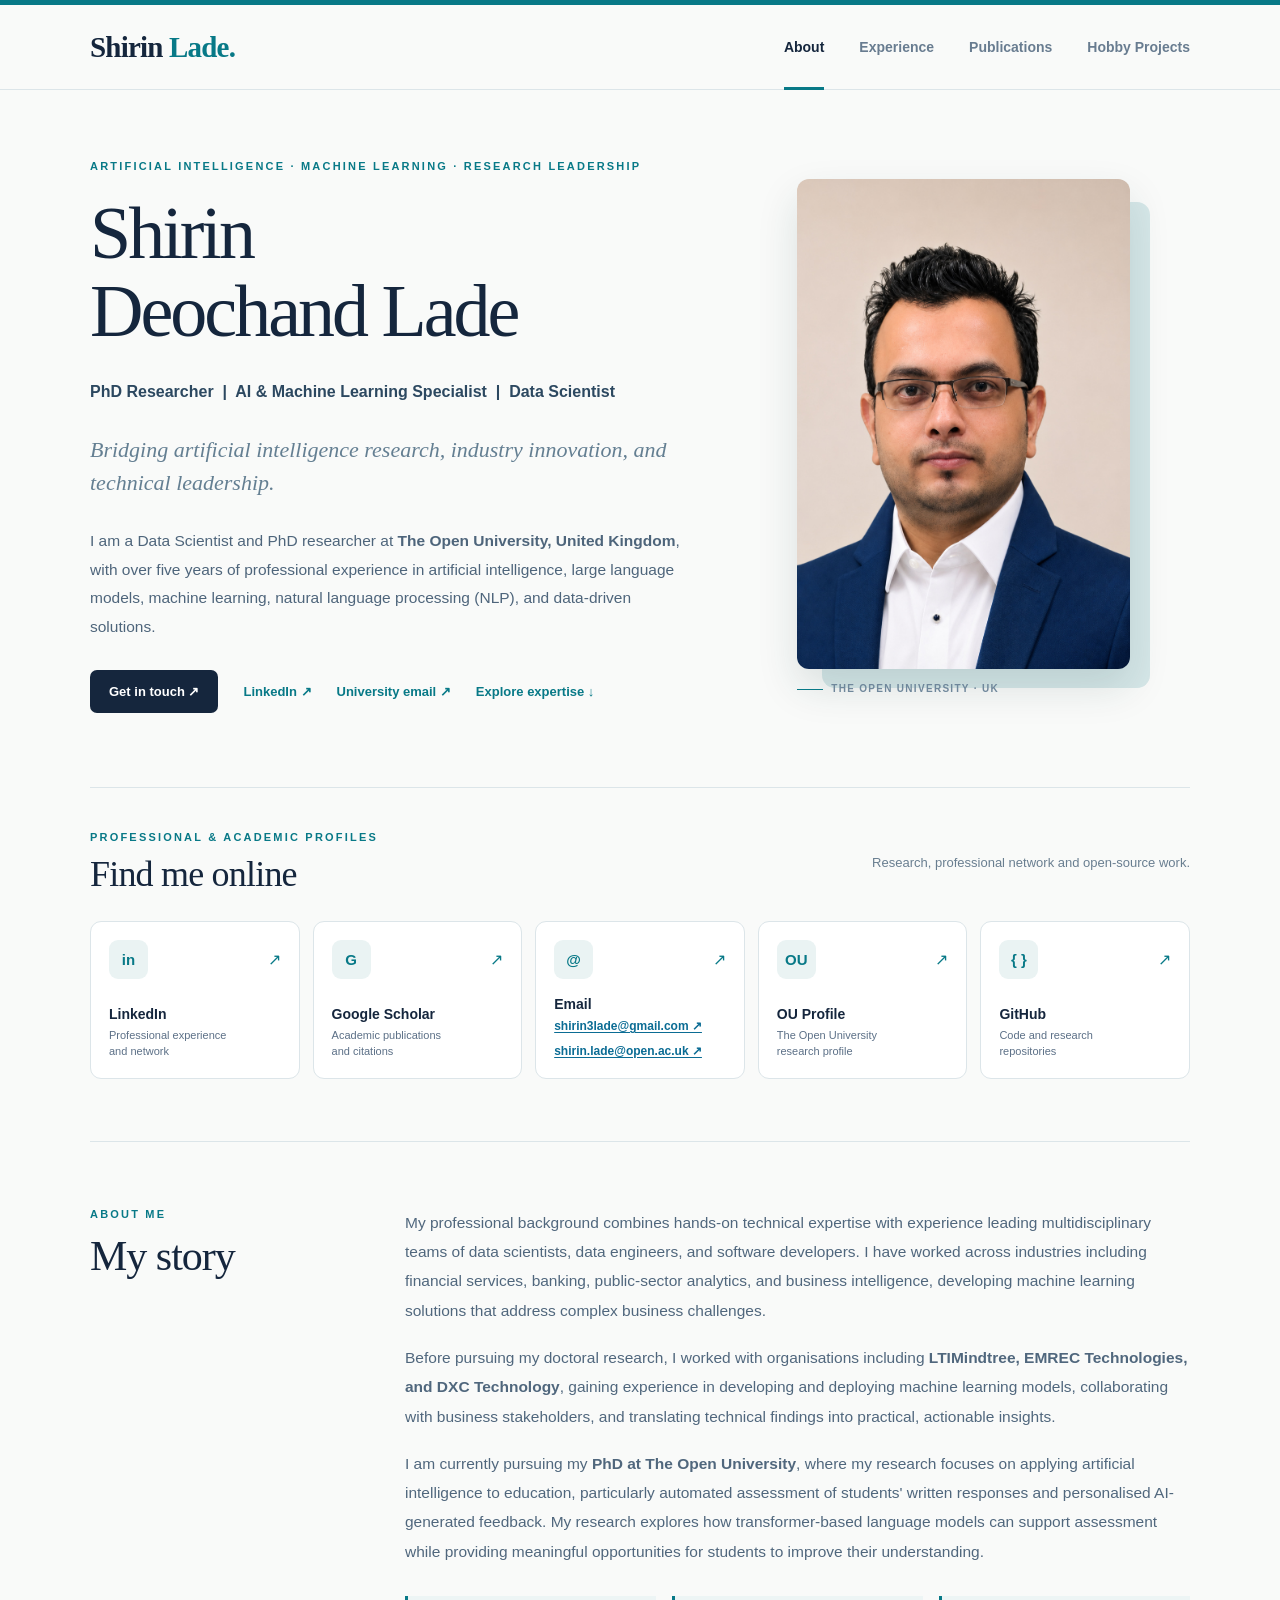
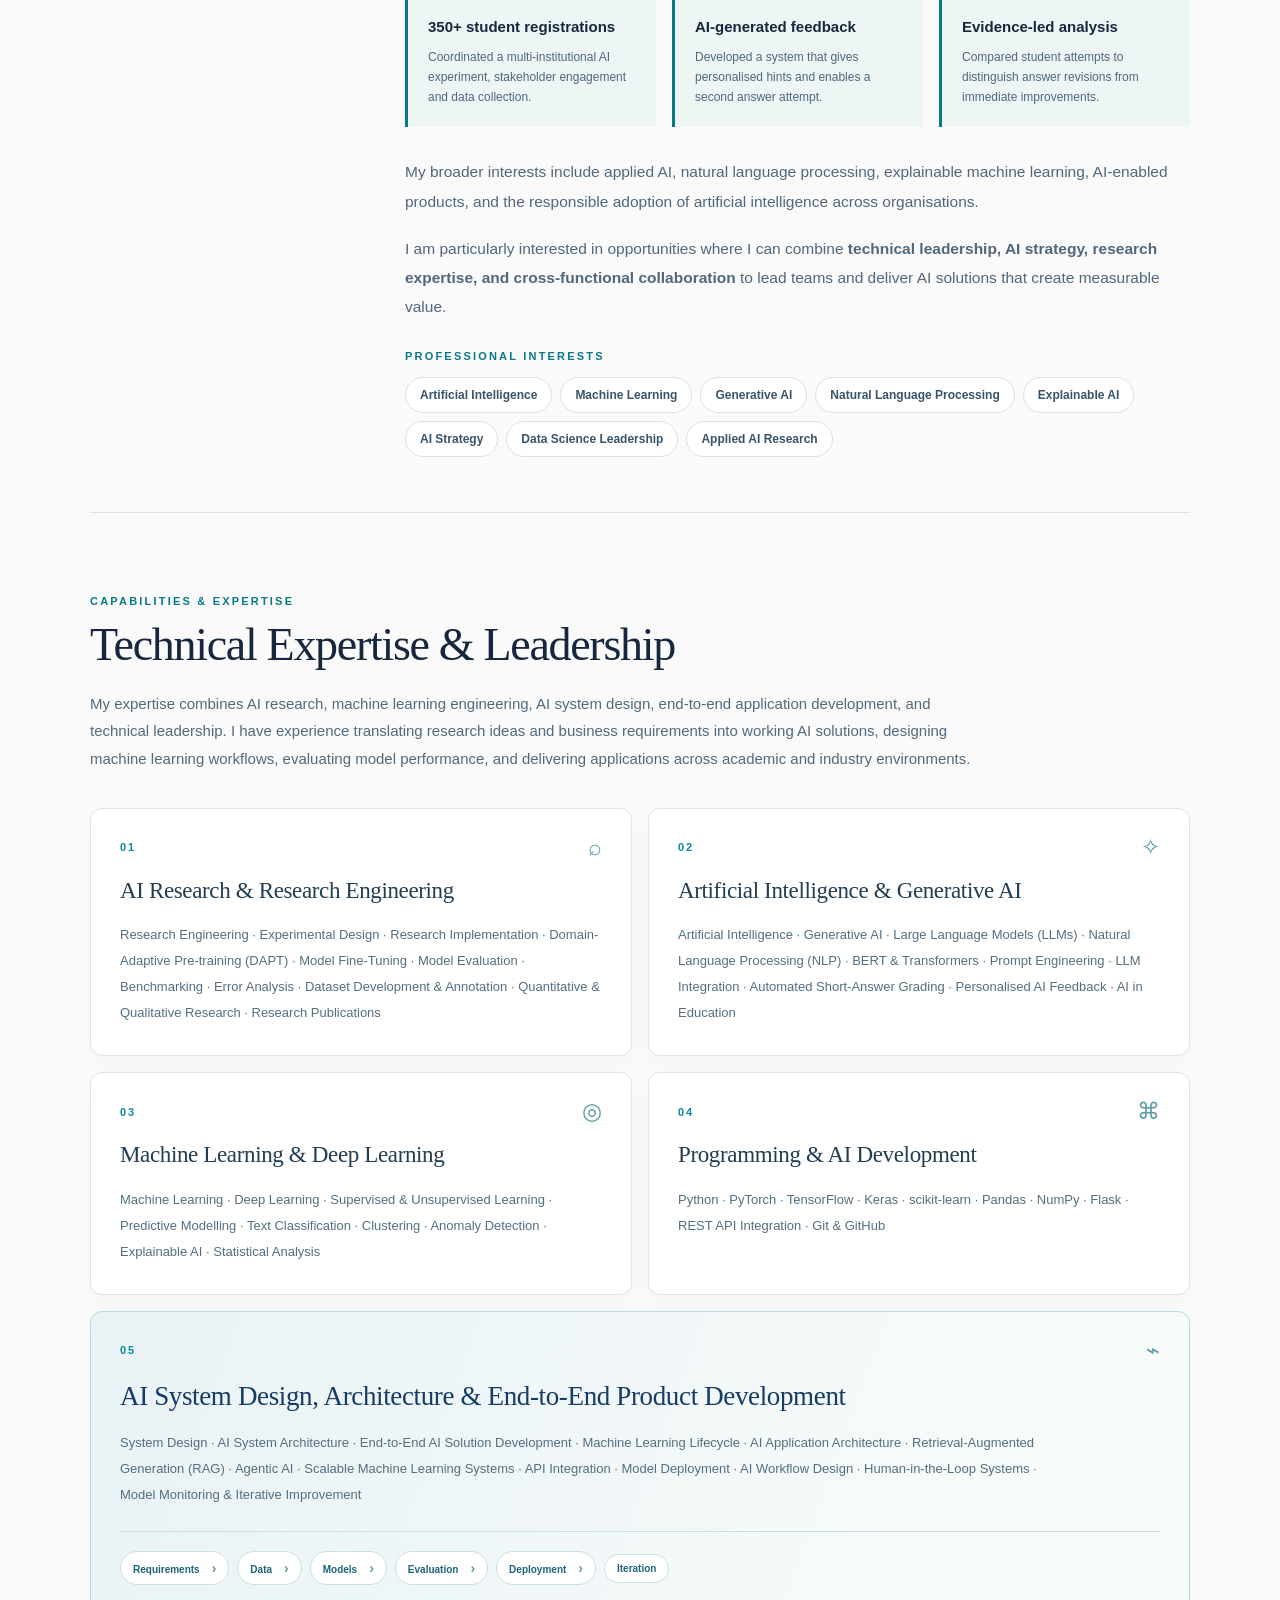
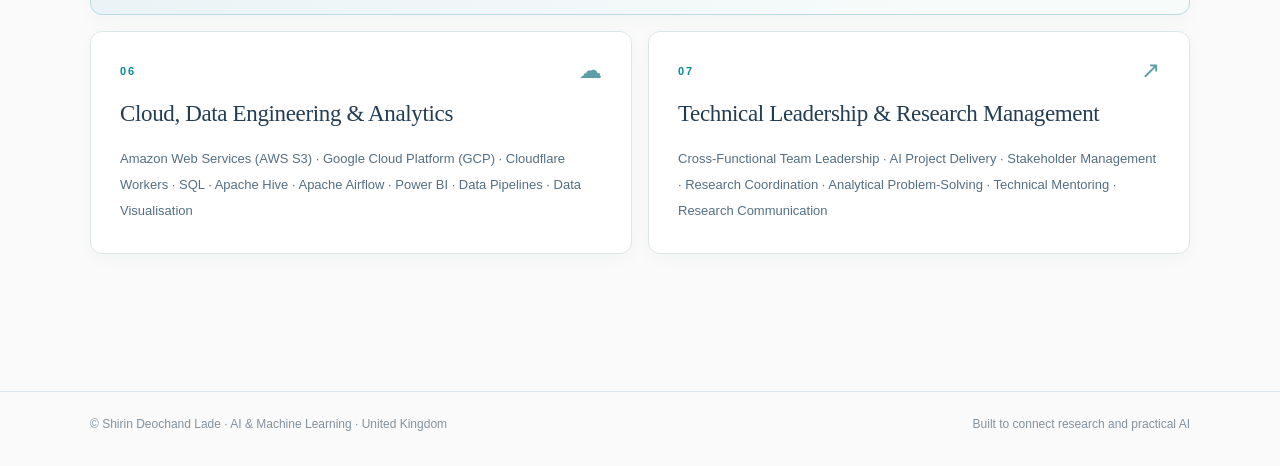
<file: index.html>
<!DOCTYPE html>

<html lang="en-GB"><head><meta charset="utf-8"/><meta content="width=device-width,initial-scale=1" name="viewport"/><meta content="#f9faf9" name="theme-color"/><title>Shirin Lade | AI Researcher, Machine Learning &amp; Data Science</title><meta content="Shirin Lade is a PhD researcher and data scientist specialising in AI research engineering, LLMs, machine learning, AI system architecture and technical leadership." name="description"/><link href="assets/style.css" rel="stylesheet"/><link href="assets/favicon.svg" rel="icon" type="image/svg+xml"/><link href="https://concept-grading-lab.github.io/shirin-ai-portfolio/" rel="canonical"/><meta content="index, follow, max-image-preview:large" name="robots"/><meta content="Shirin Lade — AI Portfolio" property="og:site_name"/><meta content="profile" property="og:type"/><meta content="en_GB" property="og:locale"/><meta content="Shirin Lade | AI Researcher, Machine Learning &amp; Data Science" property="og:title"/><meta content="Shirin Lade is a PhD researcher and data scientist specialising in AI research engineering, LLMs, machine learning, AI system architecture and technical leadership." property="og:description"/><meta content="https://concept-grading-lab.github.io/shirin-ai-portfolio/" property="og:url"/><meta content="https://concept-grading-lab.github.io/shirin-ai-portfolio/assets/portrait.jpg" property="og:image"/><meta content="Photograph of Shirin Deochand Lade" property="og:image:alt"/><meta content="summary" name="twitter:card"/><meta content="Shirin Lade | AI Researcher, Machine Learning &amp; Data Science" name="twitter:title"/><meta content="Shirin Lade is a PhD researcher and data scientist specialising in AI research engineering, LLMs, machine learning, AI system architecture and technical leadership." name="twitter:description"/><script type="application/ld+json">{
  "@context": "https://schema.org",
  "@type": "Person",
  "@id": "https://concept-grading-lab.github.io/shirin-ai-portfolio/#shirin-lade",
  "name": "Shirin Deochand Lade",
  "givenName": "Shirin",
  "familyName": "Lade",
  "alternateName": [
    "Shirin Lade",
    "Shirin D. Lade"
  ],
  "description": "PhD researcher and data scientist specialising in artificial intelligence, machine learning, natural language processing, and technical leadership.",
  "url": "https://concept-grading-lab.github.io/shirin-ai-portfolio/",
  "image": "https://concept-grading-lab.github.io/shirin-ai-portfolio/assets/portrait.jpg",
  "jobTitle": [
    "PhD Researcher",
    "Data Scientist",
    "AI and Machine Learning Specialist"
  ],
  "affiliation": {
    "@type": "CollegeOrUniversity",
    "name": "The Open University",
    "url": "https://www.open.ac.uk/"
  },
  "email": [
    "shirin3lade@gmail.com",
    "shirin.lade@open.ac.uk"
  ],
  "sameAs": [
    "https://www.linkedin.com/in/shirindlade/",
    "https://scholar.google.com/citations?user=BKcIH-AAAAAJ&hl=en",
    "https://profiles.open.ac.uk/shirin-lade",
    "https://github.com/concept-grading-lab"
  ]
}</script></head>
<body><a class="skip-link" href="#main-content">Skip to main content</a><header class="header"><div class="container header-inner"><a class="brand" href="index.html">Shirin <em>Lade.</em></a><button aria-controls="main-nav" aria-expanded="false" class="nav-toggle" type="button">☰ Menu</button><nav aria-label="Main navigation" class="nav" id="main-nav"><a aria-current="page" class="active" href="index.html">About</a><a class="" href="experience.html">Experience</a><a class="" href="publications.html">Publications</a><a class="" href="hobby-projects.html">Hobby Projects</a></nav></div></header><main class="main container" id="main-content">
<section class="about-hero">
<div><div class="eyebrow">Artificial Intelligence · Machine Learning · Research Leadership</div>
<h1><span>Shirin</span><span>Deochand Lade</span></h1>
<div class="about-role">PhD Researcher  |  AI &amp; Machine Learning Specialist  |  Data Scientist</div>
<p class="about-tagline">Bridging artificial intelligence research, industry innovation, and technical leadership.</p>
<p class="about-lead">I am a Data Scientist and PhD researcher at <strong>The Open University, United Kingdom</strong>, with over five years of professional experience in artificial intelligence, large language models, machine learning, natural language processing (NLP), and data-driven solutions.</p>
<div class="about-cta"><a class="btn" href="mailto:shirin3lade@gmail.com">Get in touch ↗</a><a class="small-link" href="https://www.linkedin.com/in/shirindlade/" rel="noopener noreferrer" target="_blank">LinkedIn ↗</a><a class="small-link" href="mailto:shirin.lade@open.ac.uk">University email ↗</a><a class="small-link expertise-cta" href="#expertise">Explore expertise ↓</a></div></div>
<figure class="photo-wrap"><img alt="Portrait of Shirin Deochand Lade" decoding="async" height="1210" src="assets/portrait.jpg" width="1037"/><small>THE OPEN UNIVERSITY · UK</small></figure>
</section>
<section class="profiles" id="profiles"><div class="section-head"><div><div class="eyebrow">Professional &amp; academic profiles</div><h2>Find me online</h2></div><span class="subdued" style="font-size:13px">Research, professional network and open-source work.</span></div>
<div class="profile-grid">
<a class="profile-card" href="https://www.linkedin.com/in/shirindlade/" rel="noopener noreferrer" target="_blank"><div class="top"><span class="symbol">in</span><span>↗</span></div><div><h3>LinkedIn</h3><p>Professional experience<br/>and network</p></div></a>
<a class="profile-card" href="https://scholar.google.com/citations?user=BKcIH-AAAAAJ&amp;hl=en" rel="noopener noreferrer" target="_blank"><div class="top"><span class="symbol">G</span><span>↗</span></div><div><h3>Google Scholar</h3><p>Academic publications<br/>and citations</p></div></a>
<div class="profile-card profile-card-emails"><div class="top"><span class="symbol">@</span><span>↗</span></div><div><h3>Email</h3><p><a aria-label="Send an email to shirin3lade@gmail.com (Personal email)" class="email-link" href="mailto:shirin3lade@gmail.com">shirin3lade@gmail.com ↗</a><a aria-label="Send an email to shirin.lade@open.ac.uk (University email)" class="email-link" href="mailto:shirin.lade@open.ac.uk">shirin.lade@open.ac.uk ↗</a></p></div></div>
<a class="profile-card" href="https://profiles.open.ac.uk/shirin-lade" rel="noopener noreferrer" target="_blank"><div class="top"><span class="symbol">OU</span><span>↗</span></div><div><h3>OU Profile</h3><p>The Open University<br/>research profile</p></div></a>
<a class="profile-card" href="https://github.com/concept-grading-lab" rel="noopener noreferrer" target="_blank"><div class="top"><span class="symbol">{ }</span><span>↗</span></div><div><h3>GitHub</h3><p>Code and research<br/>repositories</p></div></a>
</div></section>
<section class="about-copy"><div><div class="eyebrow">About me</div><h2>My story</h2></div><div class="about-prose">
<p>My professional background combines hands-on technical expertise with experience leading multidisciplinary teams of data scientists, data engineers, and software developers. I have worked across industries including financial services, banking, public-sector analytics, and business intelligence, developing machine learning solutions that address complex business challenges.</p>
<p>Before pursuing my doctoral research, I worked with organisations including <strong>LTIMindtree, EMREC Technologies, and DXC Technology</strong>, gaining experience in developing and deploying machine learning models, collaborating with business stakeholders, and translating technical findings into practical, actionable insights.</p>
<p>I am currently pursuing my <strong>PhD at The Open University</strong>, where my research focuses on applying artificial intelligence to education, particularly automated assessment of students' written responses and personalised AI-generated feedback. My research explores how transformer-based language models can support assessment while providing meaningful opportunities for students to improve their understanding.</p>
<div class="metrics"><div class="metric"><strong>350+ student registrations</strong><p>Coordinated a multi-institutional AI experiment, stakeholder engagement and data collection.</p></div><div class="metric"><strong>AI-generated feedback</strong><p>Developed a system that gives personalised hints and enables a second answer attempt.</p></div><div class="metric"><strong>Evidence-led analysis</strong><p>Compared student attempts to distinguish answer revisions from immediate improvements.</p></div></div>
<p>My broader interests include applied AI, natural language processing, explainable machine learning, AI-enabled products, and the responsible adoption of artificial intelligence across organisations.</p>
<p>I am particularly interested in opportunities where I can combine <strong>technical leadership, AI strategy, research expertise, and cross-functional collaboration</strong> to lead teams and deliver AI solutions that create measurable value.</p>
<div class="interests"><div class="eyebrow">Professional interests</div><div class="chips"><span class="chip">Artificial Intelligence</span><span class="chip">Machine Learning</span><span class="chip">Generative AI</span><span class="chip">Natural Language Processing</span><span class="chip">Explainable AI</span><span class="chip">AI Strategy</span><span class="chip">Data Science Leadership</span><span class="chip">Applied AI Research</span></div></div>
</div></section><section aria-labelledby="expertise-heading" class="expertise-section" id="expertise"><div class="expertise-intro"><div class="eyebrow">Capabilities &amp; expertise</div><h2 id="expertise-heading">Technical Expertise &amp; Leadership</h2><p>My expertise combines AI research, machine learning engineering, AI system design, end-to-end application development, and technical leadership. I have experience translating research ideas and business requirements into working AI solutions, designing machine learning workflows, evaluating model performance, and delivering applications across academic and industry environments.</p></div><div class="expertise-grid"><article class="expertise-card expertise-research"><div class="expertise-card-head"><span class="expertise-index">01</span><span aria-hidden="true" class="expertise-symbol">⌕</span></div><h3>AI Research &amp; Research Engineering</h3><p class="expertise-keywords">Research Engineering · Experimental Design · Research Implementation · Domain-Adaptive Pre-training (DAPT) · Model Fine-Tuning · Model Evaluation · Benchmarking · Error Analysis · Dataset Development &amp; Annotation · Quantitative &amp; Qualitative Research · Research Publications</p></article><article class="expertise-card expertise-generative"><div class="expertise-card-head"><span class="expertise-index">02</span><span aria-hidden="true" class="expertise-symbol">✧</span></div><h3>Artificial Intelligence &amp; Generative AI</h3><p class="expertise-keywords">Artificial Intelligence · Generative AI · Large Language Models (LLMs) · Natural Language Processing (NLP) · BERT &amp; Transformers · Prompt Engineering · LLM Integration · Automated Short-Answer Grading · Personalised AI Feedback · AI in Education</p></article><article class="expertise-card expertise-ml"><div class="expertise-card-head"><span class="expertise-index">03</span><span aria-hidden="true" class="expertise-symbol">◎</span></div><h3>Machine Learning &amp; Deep Learning</h3><p class="expertise-keywords">Machine Learning · Deep Learning · Supervised &amp; Unsupervised Learning · Predictive Modelling · Text Classification · Clustering · Anomaly Detection · Explainable AI · Statistical Analysis</p></article><article class="expertise-card expertise-engineering"><div class="expertise-card-head"><span class="expertise-index">04</span><span aria-hidden="true" class="expertise-symbol">⌘</span></div><h3>Programming &amp; AI Development</h3><p class="expertise-keywords">Python · PyTorch · TensorFlow · Keras · scikit-learn · Pandas · NumPy · Flask · REST API Integration · Git &amp; GitHub</p></article><article class="expertise-card expertise-architecture"><div class="expertise-card-head"><span class="expertise-index">05</span><span aria-hidden="true" class="expertise-symbol">⌁</span></div><h3>AI System Design, Architecture &amp; End-to-End Product Development</h3><p class="expertise-keywords">System Design · AI System Architecture · End-to-End AI Solution Development · Machine Learning Lifecycle · AI Application Architecture · Retrieval-Augmented Generation (RAG) · Agentic AI · Scalable Machine Learning Systems · API Integration · Model Deployment · AI Workflow Design · Human-in-the-Loop Systems · Model Monitoring &amp; Iterative Improvement</p><div aria-label="AI product lifecycle stages" class="lifecycle"><span>Requirements</span><span>Data</span><span>Models</span><span>Evaluation</span><span>Deployment</span><span>Iteration</span></div></article><article class="expertise-card expertise-cloud"><div class="expertise-card-head"><span class="expertise-index">06</span><span aria-hidden="true" class="expertise-symbol">☁</span></div><h3>Cloud, Data Engineering &amp; Analytics</h3><p class="expertise-keywords">Amazon Web Services (AWS S3) · Google Cloud Platform (GCP) · Cloudflare Workers · SQL · Apache Hive · Apache Airflow · Power BI · Data Pipelines · Data Visualisation</p></article><article class="expertise-card expertise-leadership"><div class="expertise-card-head"><span class="expertise-index">07</span><span aria-hidden="true" class="expertise-symbol">↗</span></div><h3>Technical Leadership &amp; Research Management</h3><p class="expertise-keywords">Cross-Functional Team Leadership · AI Project Delivery · Stakeholder Management · Research Coordination · Analytical Problem-Solving · Technical Mentoring · Research Communication</p></article></div></section></main><footer class="footer"><div class="container footer-inner"><span>© Shirin Deochand Lade · AI &amp; Machine Learning · United Kingdom</span><span>Built to connect research and practical AI</span></div></footer><script src="assets/main.js"></script></body></html>
</file>
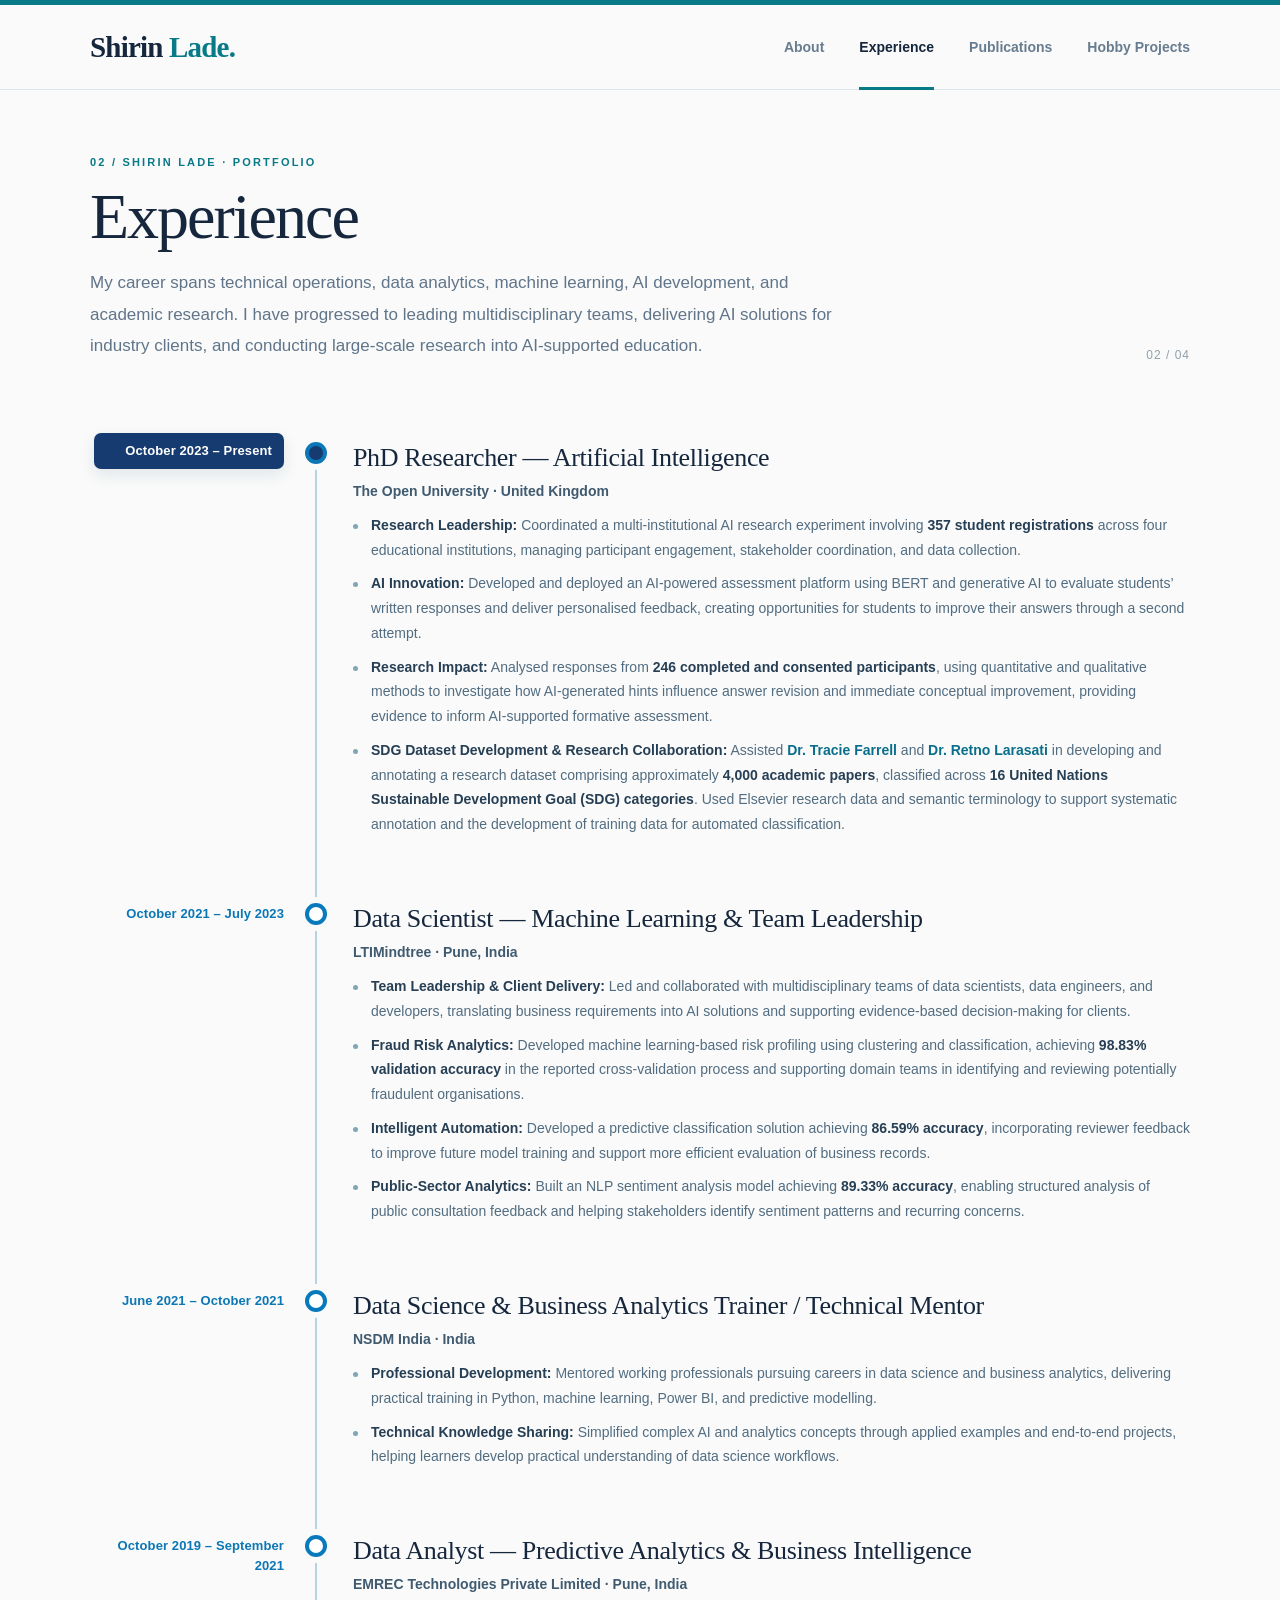
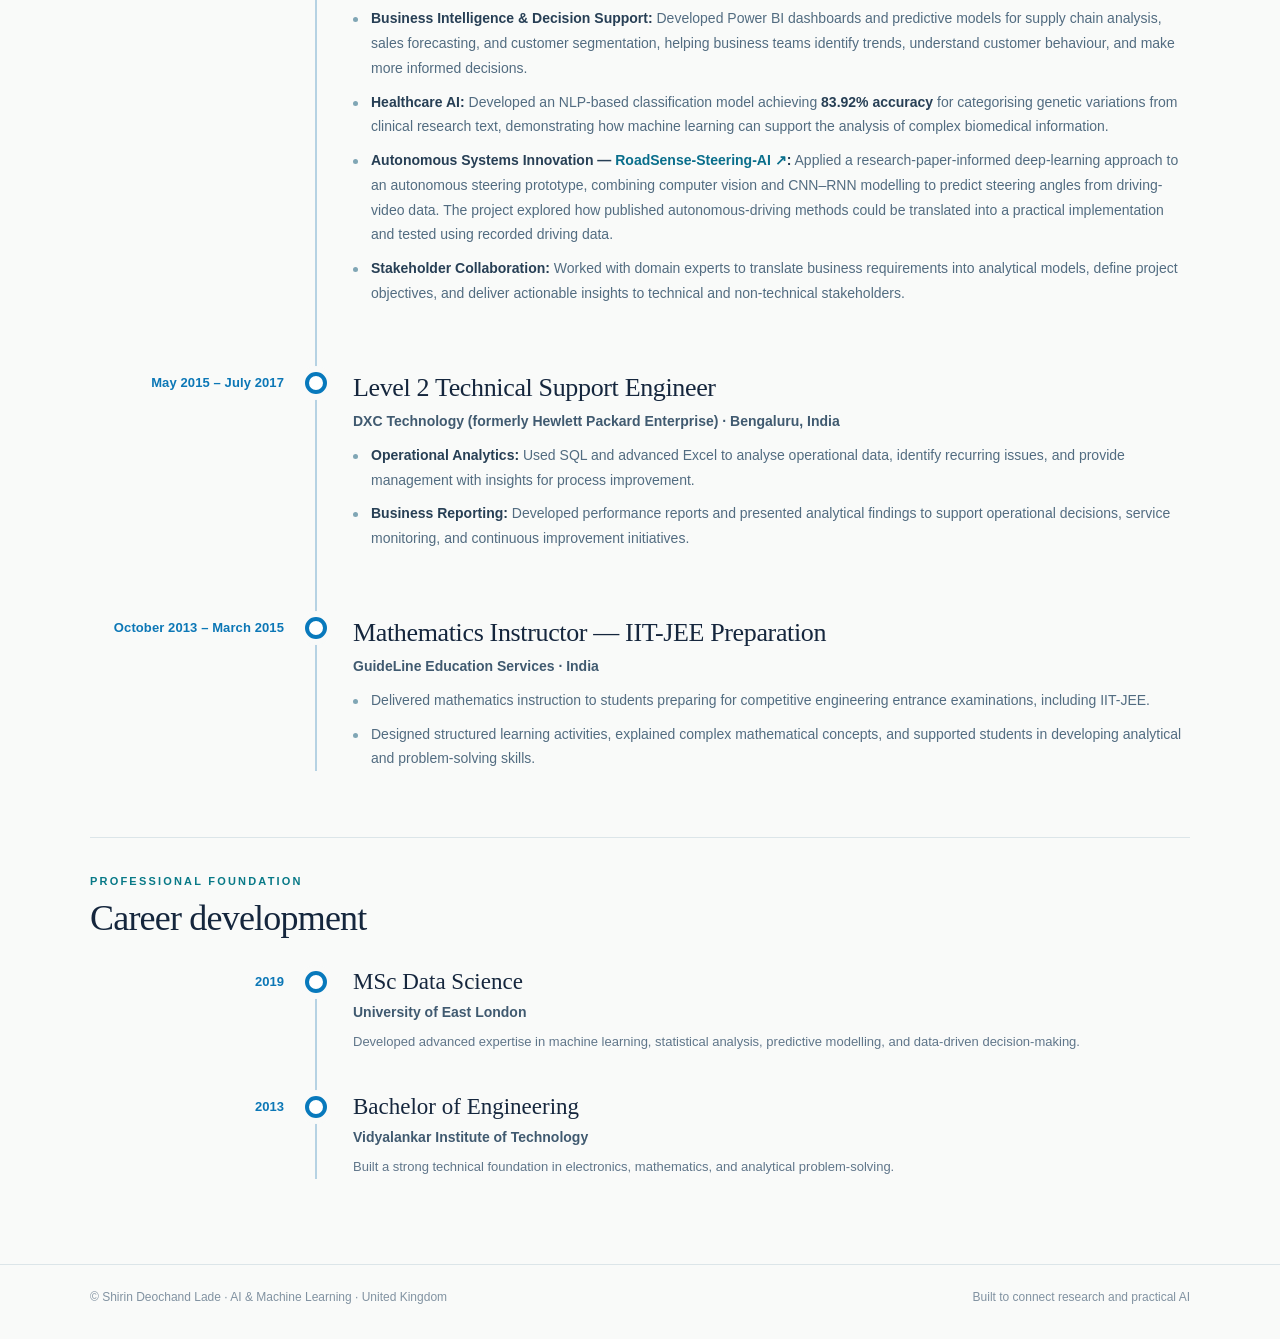
<file: experience.html>
<!DOCTYPE html>
<html lang="en-GB">
<head>
<meta charset="utf-8"/>
<meta content="width=device-width,initial-scale=1" name="viewport"/>
<meta content="#f9faf9" name="theme-color"/>
<title>Experience | Shirin Lade — AI Research &amp; Data Science Leadership</title>
<meta content="Explore Shirin Lade’s experience in AI research, machine learning leadership, industry analytics and technical mentoring, including work at The Open University and LTIMindtree." name="description"/>
<link href="assets/style.css" rel="stylesheet"/>
<link href="assets/favicon.svg" rel="icon" type="image/svg+xml"/>
<link href="https://concept-grading-lab.github.io/shirin-ai-portfolio/experience.html" rel="canonical"/>
<meta content="index, follow, max-image-preview:large" name="robots"/>
<meta content="Shirin Lade — AI Portfolio" property="og:site_name"/>
<meta content="website" property="og:type"/>
<meta content="en_GB" property="og:locale"/>
<meta content="Experience | Shirin Lade — AI Research &amp; Data Science Leadership" property="og:title"/>
<meta content="Explore Shirin Lade’s experience in AI research, machine learning leadership, industry analytics and technical mentoring, including work at The Open University and LTIMindtree." property="og:description"/>
<meta content="https://concept-grading-lab.github.io/shirin-ai-portfolio/experience.html" property="og:url"/>
<meta content="https://concept-grading-lab.github.io/shirin-ai-portfolio/assets/portrait.jpg" property="og:image"/>
<meta content="Photograph of Shirin Deochand Lade" property="og:image:alt"/>
<meta content="summary" name="twitter:card"/>
<meta content="Experience | Shirin Lade — AI Research &amp; Data Science Leadership" name="twitter:title"/>
<meta content="Explore Shirin Lade’s experience in AI research, machine learning leadership, industry analytics and technical mentoring, including work at The Open University and LTIMindtree." name="twitter:description"/>
</head>
<body><a class="skip-link" href="#main-content">Skip to main content</a>
<header class="header"><div class="container header-inner"><a class="brand" href="index.html">Shirin <em>Lade.</em></a><button aria-controls="main-nav" aria-expanded="false" class="nav-toggle" type="button">☰ Menu</button><nav aria-label="Main navigation" class="nav" id="main-nav"><a class="" href="index.html">About</a><a aria-current="page" class="active" href="experience.html">Experience</a><a class="" href="publications.html">Publications</a><a class="" href="hobby-projects.html">Hobby Projects</a></nav></div>
</header>
<main class="main container" id="main-content">
<section class="page-hero"><div><div class="eyebrow">02 / Shirin Lade · Portfolio</div><h1>Experience</h1><p class="intro">My career spans technical operations, data analytics, machine learning, AI development, and academic research. I have progressed to leading multidisciplinary teams, delivering AI solutions for industry clients, and conducting large-scale research into AI-supported education.</p></div><span class="page-count">02 / 04</span>
</section>
<section aria-label="Career timeline" class="timeline">
<article class="time-item current"><div class="date"><span class="date-full">October 2023 – Present</span><span aria-hidden="true" class="date-compact">2023 – Present</span></div><h2 class="time-title">PhD Researcher — Artificial Intelligence</h2><div class="time-org">The Open University · United Kingdom</div>
<ul class="time-desc">
<li><strong>Research Leadership:</strong> Coordinated a multi-institutional AI research experiment involving <strong>357 student registrations</strong> across four educational institutions, managing participant engagement, stakeholder coordination, and data collection.</li>
<li><strong>AI Innovation:</strong> Developed and deployed an AI-powered assessment platform using BERT and generative AI to evaluate students’ written responses and deliver personalised feedback, creating opportunities for students to improve their answers through a second attempt.</li>
<li><strong>Research Impact:</strong> Analysed responses from <strong>246 completed and consented participants</strong>, using quantitative and qualitative methods to investigate how AI-generated hints influence answer revision and immediate conceptual improvement, providing evidence to inform AI-supported formative assessment.</li>
<li><strong>SDG Dataset Development &amp; Research Collaboration:</strong> Assisted <strong><a class="textlink" href="https://profiles.open.ac.uk/tracie-farrell" target="_blank" rel="noopener noreferrer" aria-label="Dr. Tracie Farrell — Open University researcher profile">Dr. Tracie Farrell</a></strong> and <strong><a class="textlink" href="https://kmi.open.ac.uk/people/member/retno-larasati" target="_blank" rel="noopener noreferrer" aria-label="Dr. Retno Larasati — Open University researcher profile">Dr. Retno Larasati</a></strong> in developing and annotating a research dataset comprising approximately <strong>4,000 academic papers</strong>, classified across <strong>16 United Nations Sustainable Development Goal (SDG) categories</strong>. Used Elsevier research data and semantic terminology to support systematic annotation and the development of training data for automated classification.</li>
</ul>
</article>
<article class="time-item"><div class="date"><span class="date-full">October 2021 – July 2023</span><span aria-hidden="true" class="date-compact">2021 – 2023</span></div><h2 class="time-title">Data Scientist — Machine Learning &amp; Team Leadership</h2><div class="time-org">LTIMindtree · Pune, India</div>
<ul class="time-desc">
<li><strong>Team Leadership &amp; Client Delivery:</strong> Led and collaborated with multidisciplinary teams of data scientists, data engineers, and developers, translating business requirements into AI solutions and supporting evidence-based decision-making for clients.</li>
<li><strong>Fraud Risk Analytics:</strong> Developed machine learning-based risk profiling using clustering and classification, achieving <strong>98.83% validation accuracy</strong> in the reported cross-validation process and supporting domain teams in identifying and reviewing potentially fraudulent organisations.</li>
<li><strong>Intelligent Automation:</strong> Developed a predictive classification solution achieving <strong>86.59% accuracy</strong>, incorporating reviewer feedback to improve future model training and support more efficient evaluation of business records.</li>
<li><strong>Public-Sector Analytics:</strong> Built an NLP sentiment analysis model achieving <strong>89.33% accuracy</strong>, enabling structured analysis of public consultation feedback and helping stakeholders identify sentiment patterns and recurring concerns.</li>
</ul>
</article>
<article class="time-item"><div class="date"><span class="date-full">June 2021 – October 2021</span><span aria-hidden="true" class="date-compact">2021 – 2021</span></div><h2 class="time-title">Data Science &amp; Business Analytics Trainer / Technical Mentor</h2><div class="time-org">NSDM India · India</div>
<ul class="time-desc">
<li><strong>Professional Development:</strong> Mentored working professionals pursuing careers in data science and business analytics, delivering practical training in Python, machine learning, Power BI, and predictive modelling.</li>
<li><strong>Technical Knowledge Sharing:</strong> Simplified complex AI and analytics concepts through applied examples and end-to-end projects, helping learners develop practical understanding of data science workflows.</li>
</ul>
</article>
<article class="time-item"><div class="date"><span class="date-full">October 2019 – September 2021</span><span aria-hidden="true" class="date-compact">2019 – 2021</span></div><h2 class="time-title">Data Analyst — Predictive Analytics &amp; Business Intelligence</h2><div class="time-org">EMREC Technologies Private Limited · Pune, India</div>
<ul class="time-desc">
<li><strong>Business Intelligence &amp; Decision Support:</strong> Developed Power BI dashboards and predictive models for supply chain analysis, sales forecasting, and customer segmentation, helping business teams identify trends, understand customer behaviour, and make more informed decisions.</li>
<li><strong>Healthcare AI:</strong> Developed an NLP-based classification model achieving <strong>83.92% accuracy</strong> for categorising genetic variations from clinical research text, demonstrating how machine learning can support the analysis of complex biomedical information.</li>
<li><strong>Autonomous Systems Innovation — <a class="textlink" href="https://github.com/concept-grading-lab/RoadSense-Steering-AI" rel="noopener noreferrer" target="_blank">RoadSense-Steering-AI ↗</a>:</strong> Applied a research-paper-informed deep-learning approach to an autonomous steering prototype, combining computer vision and CNN–RNN modelling to predict steering angles from driving-video data. The project explored how published autonomous-driving methods could be translated into a practical implementation and tested using recorded driving data.</li>
<li><strong>Stakeholder Collaboration:</strong> Worked with domain experts to translate business requirements into analytical models, define project objectives, and deliver actionable insights to technical and non-technical stakeholders.</li>
</ul>
</article>
<article class="time-item"><div class="date"><span class="date-full">May 2015 – July 2017</span><span aria-hidden="true" class="date-compact">2015 – 2017</span></div><h2 class="time-title">Level 2 Technical Support Engineer</h2><div class="time-org">DXC Technology (formerly Hewlett Packard Enterprise) · Bengaluru, India</div>
<ul class="time-desc">
<li><strong>Operational Analytics:</strong> Used SQL and advanced Excel to analyse operational data, identify recurring issues, and provide management with insights for process improvement.</li>
<li><strong>Business Reporting:</strong> Developed performance reports and presented analytical findings to support operational decisions, service monitoring, and continuous improvement initiatives.</li>
</ul>
</article>
<article class="time-item"><div class="date"><span class="date-full">October 2013 – March 2015</span><span aria-hidden="true" class="date-compact">2013 – 2015</span></div><h2 class="time-title">Mathematics Instructor — IIT-JEE Preparation</h2><div class="time-org">GuideLine Education Services · India</div>
<ul class="time-desc">
<li>Delivered mathematics instruction to students preparing for competitive engineering entrance examinations, including IIT-JEE.</li>
<li>Designed structured learning activities, explained complex mathematical concepts, and supported students in developing analytical and problem-solving skills.</li>
</ul>
</article>
</section>
<section class="education"><div class="eyebrow">Professional foundation</div><div class="section-head"><h2>Career development</h2></div><div class="edu-grid"><div class="edu"><small>2019</small><h3>MSc Data Science</h3><strong>University of East London</strong><p>Developed advanced expertise in machine learning, statistical analysis, predictive modelling, and data-driven decision-making.</p></div><div class="edu"><small>2013</small><h3>Bachelor of Engineering</h3><strong>Vidyalankar Institute of Technology</strong><p>Built a strong technical foundation in electronics, mathematics, and analytical problem-solving.</p></div></div>
</section>
</main>
<footer class="footer"><div class="container footer-inner"><span>© Shirin Deochand Lade · AI &amp; Machine Learning · United Kingdom</span><span>Built to connect research and practical AI</span></div>
</footer>
<script src="assets/main.js"></script>
</body>
</html>
</file>
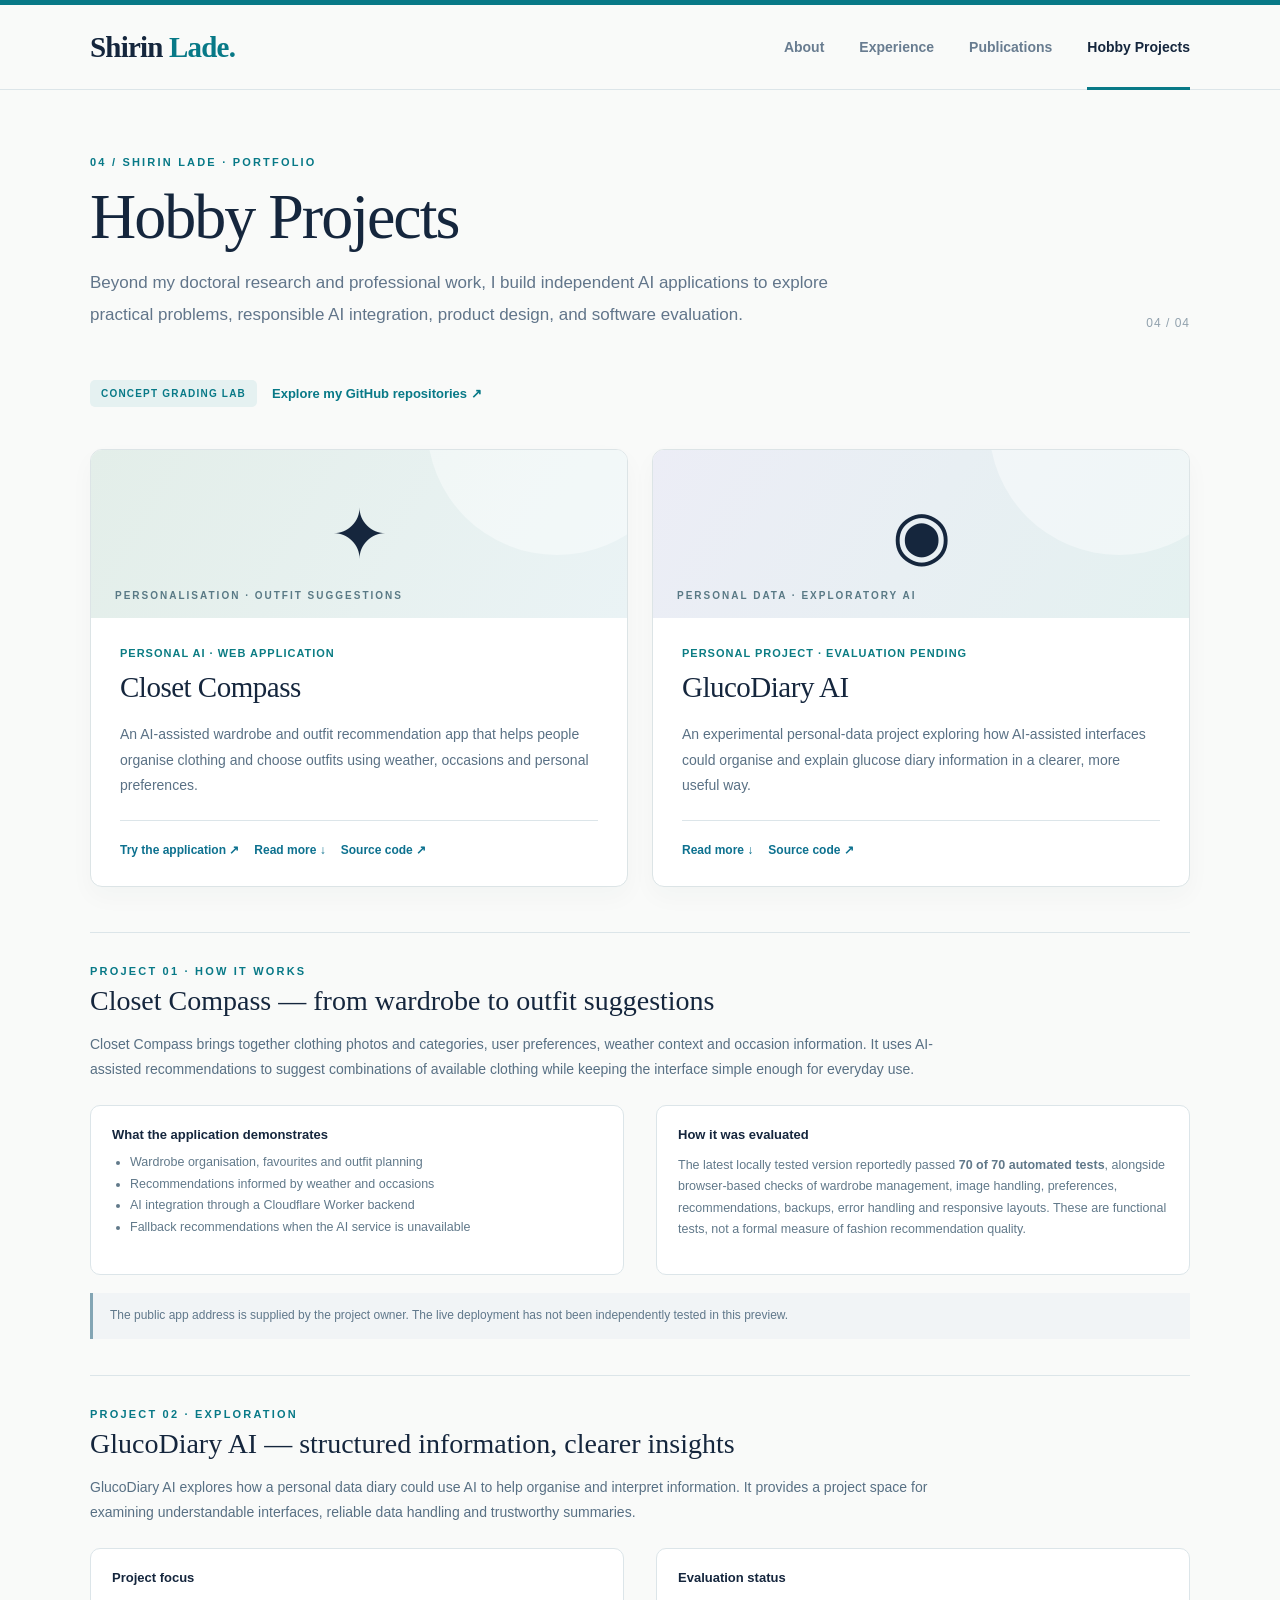
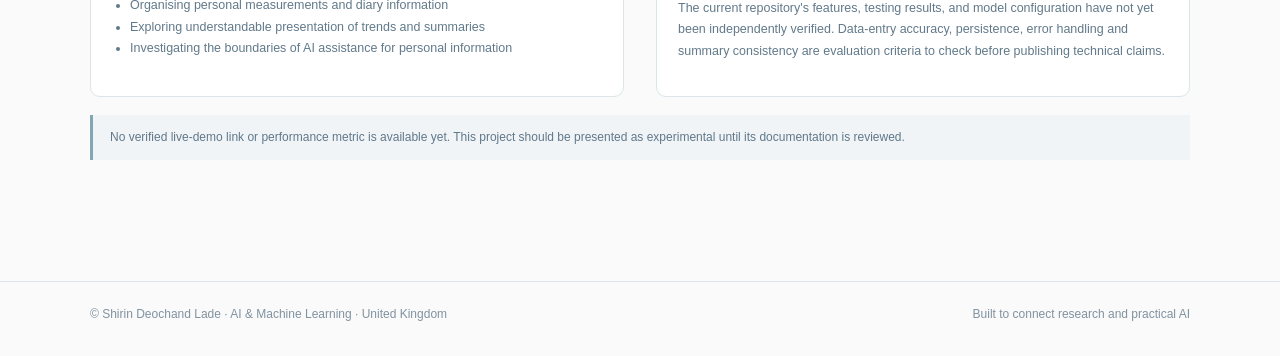
<file: hobby-projects.html>
<!DOCTYPE html>

<html lang="en-GB"><head><meta charset="utf-8"/><meta content="width=device-width,initial-scale=1" name="viewport"/><meta content="#f9faf9" name="theme-color"/><title>AI Hobby Projects | Shirin Lade — Closet Compass &amp; GlucoDiary</title><meta content="Explore Shirin Lade’s independent AI projects, including Closet Compass and GlucoDiary AI, with source-code links and explanations of features and evaluation." name="description"/><link href="assets/style.css" rel="stylesheet"/><link href="assets/favicon.svg" rel="icon" type="image/svg+xml"/><link href="https://concept-grading-lab.github.io/shirin-ai-portfolio/hobby-projects.html" rel="canonical"/><meta content="index, follow, max-image-preview:large" name="robots"/><meta content="Shirin Lade — AI Portfolio" property="og:site_name"/><meta content="website" property="og:type"/><meta content="en_GB" property="og:locale"/><meta content="AI Hobby Projects | Shirin Lade — Closet Compass &amp; GlucoDiary" property="og:title"/><meta content="Explore Shirin Lade’s independent AI projects, including Closet Compass and GlucoDiary AI, with source-code links and explanations of features and evaluation." property="og:description"/><meta content="https://concept-grading-lab.github.io/shirin-ai-portfolio/hobby-projects.html" property="og:url"/><meta content="https://concept-grading-lab.github.io/shirin-ai-portfolio/assets/portrait.jpg" property="og:image"/><meta content="Photograph of Shirin Deochand Lade" property="og:image:alt"/><meta content="summary" name="twitter:card"/><meta content="AI Hobby Projects | Shirin Lade — Closet Compass &amp; GlucoDiary" name="twitter:title"/><meta content="Explore Shirin Lade’s independent AI projects, including Closet Compass and GlucoDiary AI, with source-code links and explanations of features and evaluation." name="twitter:description"/></head>
<body><a class="skip-link" href="#main-content">Skip to main content</a><header class="header"><div class="container header-inner"><a class="brand" href="index.html">Shirin <em>Lade.</em></a><button aria-controls="main-nav" aria-expanded="false" class="nav-toggle" type="button">☰ Menu</button><nav aria-label="Main navigation" class="nav" id="main-nav"><a class="" href="index.html">About</a><a class="" href="experience.html">Experience</a><a class="" href="publications.html">Publications</a><a aria-current="page" class="active" href="hobby-projects.html">Hobby Projects</a></nav></div></header><main class="main container" id="main-content"><section class="page-hero"><div><div class="eyebrow">04 / Shirin Lade · Portfolio</div><h1>Hobby Projects</h1><p class="intro">Beyond my doctoral research and professional work, I build independent AI applications to explore practical problems, responsible AI integration, product design, and software evaluation.</p></div><span class="page-count">04 / 04</span></section><div style="display:flex;align-items:center;gap:15px;padding:20px 0 0"><span class="tag">Concept Grading Lab</span><a class="small-link" href="https://github.com/concept-grading-lab?tab=repositories" rel="noopener noreferrer" target="_blank">Explore my GitHub repositories ↗</a></div>
<section aria-label="Featured hobby projects" class="project-grid">
<article class="project"><div class="project-art wardrobe"><span aria-hidden="true" class="art-icon">✦</span><div class="art-words">Personalisation · Outfit suggestions</div></div><div class="project-body"><div class="project-meta">Personal AI · Web application</div><h2>Closet Compass</h2><p>An AI-assisted wardrobe and outfit recommendation app that helps people organise clothing and choose outfits using weather, occasions and personal preferences.</p><div class="project-links"><a href="https://concept-grading-lab.github.io/closet-compass-personal/" rel="noopener noreferrer" target="_blank">Try the application ↗</a><a href="#closet-detail">Read more ↓</a><a href="https://github.com/concept-grading-lab/closet-compass-personal" rel="noopener noreferrer" target="_blank">Source code ↗</a></div></div></article>
<article class="project"><div class="project-art diary"><span aria-hidden="true" class="art-icon">◉</span><div class="art-words">Personal data · Exploratory AI</div></div><div class="project-body"><div class="project-meta">Personal project · Evaluation pending</div><h2>GlucoDiary AI</h2><p>An experimental personal-data project exploring how AI-assisted interfaces could organise and explain glucose diary information in a clearer, more useful way.</p><div class="project-links"><a href="#gluco-detail">Read more ↓</a><a href="https://github.com/concept-grading-lab/glucodiary-ai" rel="noopener noreferrer" target="_blank">Source code ↗</a></div></div></article>
</section>
<section class="project-detail" id="closet-detail"><div class="eyebrow">Project 01 · How it works</div><h3>Closet Compass — from wardrobe to outfit suggestions</h3><p>Closet Compass brings together clothing photos and categories, user preferences, weather context and occasion information. It uses AI-assisted recommendations to suggest combinations of available clothing while keeping the interface simple enough for everyday use.</p><div class="detail-columns"><div class="detail-col"><h4>What the application demonstrates</h4><ul><li>Wardrobe organisation, favourites and outfit planning</li><li>Recommendations informed by weather and occasions</li><li>AI integration through a Cloudflare Worker backend</li><li>Fallback recommendations when the AI service is unavailable</li></ul></div><div class="detail-col"><h4>How it was evaluated</h4><p>The latest locally tested version reportedly passed <strong>70 of 70 automated tests</strong>, alongside browser-based checks of wardrobe management, image handling, preferences, recommendations, backups, error handling and responsive layouts. These are functional tests, not a formal measure of fashion recommendation quality.</p></div></div><div class="note">The public app address is supplied by the project owner. The live deployment has not been independently tested in this preview.</div></section>
<section class="project-detail" id="gluco-detail"><div class="eyebrow">Project 02 · Exploration</div><h3>GlucoDiary AI — structured information, clearer insights</h3><p>GlucoDiary AI explores how a personal data diary could use AI to help organise and interpret information. It provides a project space for examining understandable interfaces, reliable data handling and trustworthy summaries.</p><div class="detail-columns"><div class="detail-col"><h4>Project focus</h4><ul><li>Organising personal measurements and diary information</li><li>Exploring understandable presentation of trends and summaries</li><li>Investigating the boundaries of AI assistance for personal information</li></ul></div><div class="detail-col"><h4>Evaluation status</h4><p>The current repository's features, testing results, and model configuration have not yet been independently verified. Data-entry accuracy, persistence, error handling and summary consistency are evaluation criteria to check before publishing technical claims.</p></div></div><div class="note">No verified live-demo link or performance metric is available yet. This project should be presented as experimental until its documentation is reviewed.</div></section></main><footer class="footer"><div class="container footer-inner"><span>© Shirin Deochand Lade · AI &amp; Machine Learning · United Kingdom</span><span>Built to connect research and practical AI</span></div></footer><script src="assets/main.js"></script></body></html>
</file>
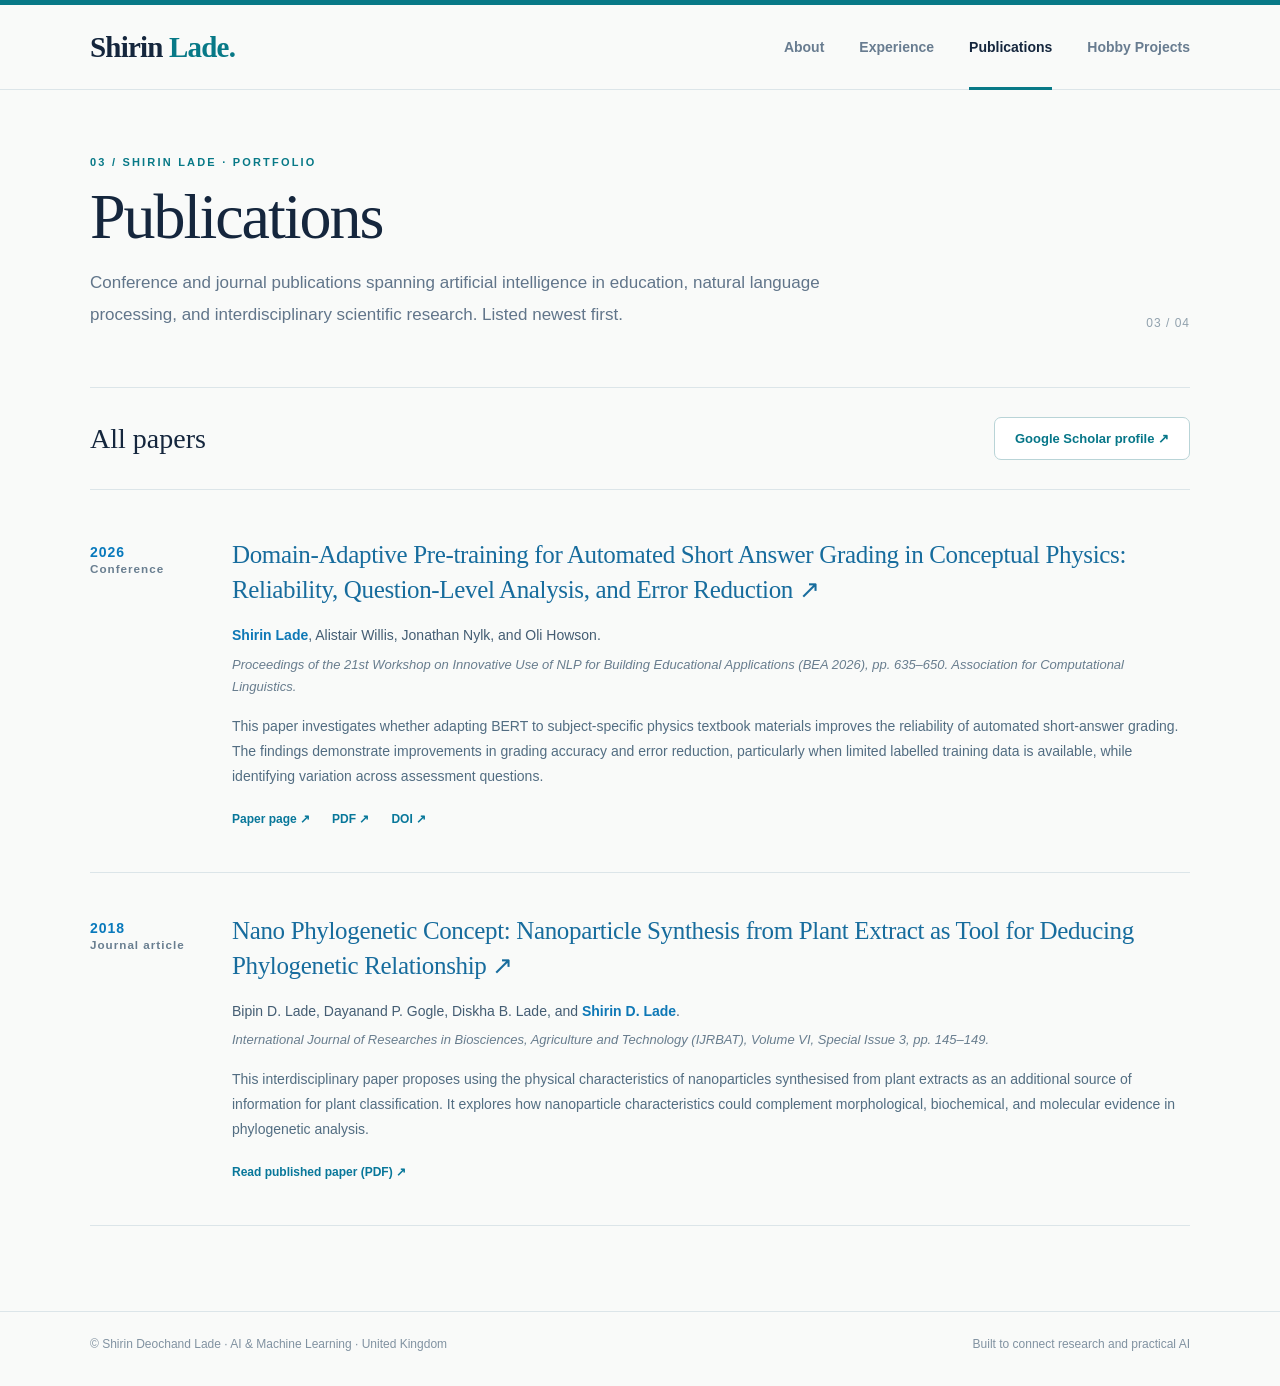
<file: publications.html>
<!DOCTYPE html>

<html lang="en-GB"><head><meta charset="utf-8"/><meta content="width=device-width,initial-scale=1" name="viewport"/><meta content="#f9faf9" name="theme-color"/><title>Publications | Shirin Lade — AI Research and Scientific Papers</title><meta content="Published research by Shirin Lade: domain-adaptive BERT for automatic short-answer grading (BEA 2026) and nanoparticle-based phylogenetic research (2018)." name="description"/><link href="assets/style.css" rel="stylesheet"/><link href="assets/favicon.svg" rel="icon" type="image/svg+xml"/><link href="https://concept-grading-lab.github.io/shirin-ai-portfolio/publications.html" rel="canonical"/><meta content="index, follow, max-image-preview:large" name="robots"/><meta content="Shirin Lade — AI Portfolio" property="og:site_name"/><meta content="website" property="og:type"/><meta content="en_GB" property="og:locale"/><meta content="Publications | Shirin Lade — AI Research and Scientific Papers" property="og:title"/><meta content="Published research by Shirin Lade: domain-adaptive BERT for automatic short-answer grading (BEA 2026) and nanoparticle-based phylogenetic research (2018)." property="og:description"/><meta content="https://concept-grading-lab.github.io/shirin-ai-portfolio/publications.html" property="og:url"/><meta content="https://concept-grading-lab.github.io/shirin-ai-portfolio/assets/portrait.jpg" property="og:image"/><meta content="Photograph of Shirin Deochand Lade" property="og:image:alt"/><meta content="summary" name="twitter:card"/><meta content="Publications | Shirin Lade — AI Research and Scientific Papers" name="twitter:title"/><meta content="Published research by Shirin Lade: domain-adaptive BERT for automatic short-answer grading (BEA 2026) and nanoparticle-based phylogenetic research (2018)." name="twitter:description"/><script type="application/ld+json">{
  "@type": "ScholarlyArticle",
  "headline": "Domain-Adaptive Pre-training for Automated Short Answer Grading in Conceptual Physics: Reliability, Question-Level Analysis, and Error Reduction",
  "datePublished": "2026-07",
  "url": "https://aclanthology.org/2026.bea-1.45/",
  "author": [
    {
      "@type": "Person",
      "name": "Shirin Lade"
    },
    {
      "@type": "Person",
      "name": "Alistair Willis"
    },
    {
      "@type": "Person",
      "name": "Jonathan Nylk"
    },
    {
      "@type": "Person",
      "name": "Oli Howson"
    }
  ],
  "isPartOf": {
    "@type": "PublicationIssue",
    "name": "Proceedings of the 21st Workshop on Innovative Use of NLP for Building Educational Applications (BEA 2026)"
  },
  "sameAs": "https://doi.org/10.18653/v1/2026.bea-1.45",
  "@context": "https://schema.org"
}</script><script type="application/ld+json">{
  "@type": "ScholarlyArticle",
  "headline": "Nano Phylogenetic Concept: Nanoparticle Synthesis from Plant Extract as Tool for Deducing Phylogenetic Relationship",
  "datePublished": "2018",
  "url": "https://ijrbat.in/upload_papers/1410201807302133.%20Bipin%20D.%20Lade.pdf",
  "author": [
    {
      "@type": "Person",
      "name": "Bipin D. Lade"
    },
    {
      "@type": "Person",
      "name": "Dayanand P. Gogle"
    },
    {
      "@type": "Person",
      "name": "Diskha B. Lade"
    },
    {
      "@type": "Person",
      "name": "Shirin D. Lade"
    }
  ],
  "isPartOf": {
    "@type": "Periodical",
    "name": "International Journal of Researches in Biosciences, Agriculture and Technology"
  },
  "@context": "https://schema.org"
}</script></head>
<body><a class="skip-link" href="#main-content">Skip to main content</a><header class="header"><div class="container header-inner"><a class="brand" href="index.html">Shirin <em>Lade.</em></a><button aria-controls="main-nav" aria-expanded="false" class="nav-toggle" type="button">☰ Menu</button><nav aria-label="Main navigation" class="nav" id="main-nav"><a class="" href="index.html">About</a><a class="" href="experience.html">Experience</a><a aria-current="page" class="active" href="publications.html">Publications</a><a class="" href="hobby-projects.html">Hobby Projects</a></nav></div></header><main class="main container" id="main-content"><section class="page-hero"><div><div class="eyebrow">03 / Shirin Lade · Portfolio</div><h1>Publications</h1><p class="intro">Conference and journal publications spanning artificial intelligence in education, natural language processing, and interdisciplinary scientific research. Listed newest first.</p></div><span class="page-count">03 / 04</span></section><section><div class="pub-toolbar"><h2>All papers</h2><a class="scholar-btn" href="https://scholar.google.com/citations?user=BKcIH-AAAAAJ&amp;hl=en" rel="noopener noreferrer" target="_blank">Google Scholar profile ↗</a></div>
<article class="publication"><div class="pubyear">2026<br/><small class="subdued">Conference</small></div><div>
<a class="pub-title" href="https://aclanthology.org/2026.bea-1.45/" rel="noopener noreferrer" target="_blank">Domain-Adaptive Pre-training for Automated Short Answer Grading in Conceptual Physics: Reliability, Question-Level Analysis, and Error Reduction ↗</a>
<div class="authors"><span class="me">Shirin Lade</span>, Alistair Willis, Jonathan Nylk, and Oli Howson.</div>
<div class="venue">Proceedings of the 21st Workshop on Innovative Use of NLP for Building Educational Applications (BEA 2026), pp. 635–650. Association for Computational Linguistics.</div>
<p class="pub-summary">This paper investigates whether adapting BERT to subject-specific physics textbook materials improves the reliability of automated short-answer grading. The findings demonstrate improvements in grading accuracy and error reduction, particularly when limited labelled training data is available, while identifying variation across assessment questions.</p>
<div class="pub-links"><a href="https://aclanthology.org/2026.bea-1.45/" rel="noopener noreferrer" target="_blank">Paper page ↗</a><a href="https://aclanthology.org/2026.bea-1.45.pdf" rel="noopener noreferrer" target="_blank">PDF ↗</a><a href="https://doi.org/10.18653/v1/2026.bea-1.45" rel="noopener noreferrer" target="_blank">DOI ↗</a></div></div></article>
<article class="publication"><div class="pubyear">2018<br/><small class="subdued">Journal article</small></div><div>
<a class="pub-title" href="https://ijrbat.in/upload_papers/1410201807302133.%20Bipin%20D.%20Lade.pdf" rel="noopener noreferrer" target="_blank">Nano Phylogenetic Concept: Nanoparticle Synthesis from Plant Extract as Tool for Deducing Phylogenetic Relationship ↗</a>
<div class="authors">Bipin D. Lade, Dayanand P. Gogle, Diskha B. Lade, and <span class="me">Shirin D. Lade</span>.</div>
<div class="venue">International Journal of Researches in Biosciences, Agriculture and Technology (IJRBAT), Volume VI, Special Issue 3, pp. 145–149.</div>
<p class="pub-summary">This interdisciplinary paper proposes using the physical characteristics of nanoparticles synthesised from plant extracts as an additional source of information for plant classification. It explores how nanoparticle characteristics could complement morphological, biochemical, and molecular evidence in phylogenetic analysis.</p>
<div class="pub-links"><a href="https://ijrbat.in/upload_papers/1410201807302133.%20Bipin%20D.%20Lade.pdf" rel="noopener noreferrer" target="_blank">Read published paper (PDF) ↗</a></div></div></article></section></main><footer class="footer"><div class="container footer-inner"><span>© Shirin Deochand Lade · AI &amp; Machine Learning · United Kingdom</span><span>Built to connect research and practical AI</span></div></footer><script src="assets/main.js"></script></body></html>
</file>
<file: assets/style.css>
:root{--ink:#15263d;--muted:#5c7087;--teal:#087987;--blue:#0879bc;--line:#dce5e9;--paper:#f9faf9;--surface:#fff;--wash:#edf6f5;--slate:#2c4257}*{box-sizing:border-box}html{scroll-behavior:smooth}body{margin:0;border-top:5px solid var(--teal);background:var(--paper);font-family:Arial,Helvetica,sans-serif;color:var(--ink);-webkit-font-smoothing:antialiased}a{color:inherit;text-decoration:none}a:focus-visible,button:focus-visible,summary:focus-visible{outline:3px solid #a5d8e8;outline-offset:4px}a[href^="https://"]:hover{color:#076d92}.container{max-width:1160px;margin:auto;padding-left:30px;padding-right:30px}.header{border-bottom:1px solid var(--line);background:rgba(249,250,249,.96)}.header-inner{min-height:84px;display:flex;align-items:center;justify-content:space-between;gap:30px}.brand{font-family:Georgia,serif;white-space:nowrap;font-size:29px;font-weight:bold;letter-spacing:-.8px}.brand em{font-style:normal;color:var(--teal)}.nav{display:flex;align-items:center;gap:35px;height:84px}.nav a{height:100%;display:flex;align-items:center;position:relative;font-size:14px;font-weight:700;color:#687c90}.nav a.active{color:var(--ink)}.nav a.active::after{content:"";height:3px;background:var(--teal);position:absolute;bottom:-1px;left:0;right:0}.nav a:hover{color:var(--teal)}.nav-toggle{display:none;border:1px solid var(--line);border-radius:7px;background:white;padding:10px 13px;color:var(--ink);font-weight:bold}.main{min-height:calc(100vh - 190px)}.footer{margin-top:85px;border-top:1px solid var(--line);font-size:12px;color:#8192a1}.footer-inner{display:flex;justify-content:space-between;gap:15px;padding-top:25px;padding-bottom:35px}.eyebrow{color:var(--teal);font-size:11px;letter-spacing:2.2px;font-weight:800;text-transform:uppercase}.page-hero{padding-top:66px;padding-bottom:30px;display:flex;align-items:flex-end;justify-content:space-between;gap:35px}.page-hero h1{font:normal 64px/1.1 Georgia,serif;letter-spacing:-2px;margin:14px 0}.page-hero .intro{max-width:760px;font-size:17px;line-height:1.85;color:#61758a;margin:15px 0 0}.page-count{white-space:nowrap;font-size:12px;letter-spacing:1px;color:#91a1ad}.section-head{display:flex;align-items:center;justify-content:space-between;gap:25px;margin:0 0 26px}.section-head h2{font:normal 36px/1.17 Georgia,serif;letter-spacing:-.8px;margin:10px 0 0}.small-link{color:var(--teal);font-weight:bold;font-size:13px}.subdued{color:#697e90}.kicker{font-size:12px;color:var(--teal);font-weight:800;letter-spacing:1.5px;text-transform:uppercase}.ext{font-size:12px;color:var(--teal);font-weight:800}.rule{height:1px;background:var(--line)}.tag{display:inline-block;font-size:10px;font-weight:800;letter-spacing:1.2px;text-transform:uppercase;background:#e5f1f1;color:var(--teal);padding:8px 11px;border-radius:5px}.btn{display:inline-flex;align-items:center;justify-content:center;gap:9px;border-radius:7px;padding:14px 19px;background:var(--ink);color:#fff;font-size:13px;font-weight:700;transition:.2s}.btn:hover{color:white!important;background:#087987;transform:translateY(-2px)}.btn-outline{background:#fff;border:1px solid #cddcdd;color:#177582}.btn-outline:hover{color:white!important;background:#177582}.textlink{color:#096e8b;font-weight:bold}.textlink:hover{text-decoration:underline}
/* about */
.about-hero{padding:70px 0 74px;display:grid;grid-template-columns:1.3fr .95fr;gap:75px;align-items:center}.about-hero h1{font:normal 74px/1.06 Georgia,serif;letter-spacing:-3px;margin:22px 0 27px}.about-hero h1 span{display:block}.about-role{font-size:16px;font-weight:700;line-height:1.7;color:#2c4860}.about-tagline{font:italic 22px/1.5 Georgia,serif;color:#647f92;margin:28px 0}.about-lead{max-width:650px;font-size:15.5px;line-height:1.85;color:#4e657b;margin-bottom:28px}.about-cta{display:flex;gap:25px;align-items:center}.photo-wrap{position:relative;padding-bottom:25px;padding-right:20px}.photo-wrap:before{content:"";position:absolute;inset:23px 0 6px 25px;background:#d6e7e8;border-radius:13px}.photo-wrap img{position:relative;display:block;width:100%;height:490px;object-fit:cover;object-position:top center;border-radius:12px;box-shadow:0 18px 40px #163c3922}.photo-wrap small{position:absolute;bottom:0;left:0;color:#6f879b;font-size:10px;letter-spacing:1.3px;font-weight:800}.photo-wrap small:before{content:"";display:inline-block;vertical-align:middle;width:26px;border-top:1px solid var(--teal);margin-right:8px}.profiles{padding:43px 0 62px;border-top:1px solid var(--line)}.profile-grid{display:grid;grid-template-columns:repeat(5,minmax(0,1fr));gap:13px}.profile-card{background:#fff;border:1px solid var(--line);border-radius:11px;min-height:158px;padding:18px;display:flex;flex-direction:column;justify-content:space-between;transition:.2s}.profile-card:hover{border-color:#80babc;transform:translateY(-4px);box-shadow:0 12px 22px #153c4320}.profile-card .symbol{width:39px;height:39px;border-radius:9px;display:grid;place-items:center;background:#eaf3f3;color:var(--teal);font-size:15px;font-weight:bold}.profile-card .top{display:flex;align-items:center;justify-content:space-between;color:var(--teal)}.profile-card h3{font-size:14px;margin:10px 0 5px}.profile-card p{font-size:11px;line-height:1.5;color:var(--muted);margin:0}.about-copy{display:grid;grid-template-columns:245px 1fr;gap:70px;padding:66px 0 35px;border-top:1px solid var(--line)}.about-copy h2{font:normal 42px/1.16 Georgia,serif;letter-spacing:-1px;margin:12px 0}.about-prose p{font-size:15.5px;line-height:1.89;color:#50677d;margin:0 0 18px}.metrics{display:grid;grid-template-columns:repeat(3,minmax(0,1fr));gap:16px;margin:30px 0}.metric{background:#edf5f5;border-left:3px solid var(--teal);padding:20px}.metric strong{display:block;font-size:15px;margin-bottom:11px;line-height:1.4}.metric p{font-size:12px;line-height:1.65;margin:0}.interests{margin-top:28px}.chips{display:flex;flex-wrap:wrap;gap:8px;margin-top:15px}.chip{border:1px solid #d6e4e5;border-radius:50px;background:#fff;padding:10px 14px;font-size:12px;font-weight:700;color:#37546b}
/* experience */
.timeline{position:relative;margin-top:46px;padding-left:44px;border-left:2px solid #c7dce7}.time-item{position:relative;padding:0 0 49px 27px}.time-item:last-child{padding-bottom:0}.time-item:before{position:absolute;content:"";width:14px;height:14px;border:4px solid var(--blue);background:#fff;border-radius:100%;left:-54px;top:4px;box-shadow:0 0 0 6px var(--paper)}.date{color:#0c77b6;font-size:12px;font-weight:800;letter-spacing:.7px;text-transform:uppercase}.time-title{font:normal 26px/1.35 Georgia,serif;margin:9px 0 7px;letter-spacing:-.35px}.time-org{font-size:14px;font-weight:700;color:#405a70;margin-bottom:14px}.time-desc{max-width:950px;list-style:none;padding:0;margin:0}.time-desc li{font-size:14px;line-height:1.77;color:#526c81;margin:9px 0;padding-left:18px;position:relative}.time-desc li:before{content:"";position:absolute;left:0;top:11px;width:5px;height:5px;background:#80a6b5;border-radius:100%}.time-desc strong{color:#273f55}.education{margin:66px 0 0;padding:37px 0 0;border-top:1px solid var(--line)}.edu-grid{display:grid;grid-template-columns:repeat(2,1fr);gap:18px;margin-top:24px}.edu{background:#fff;border:1px solid var(--line);padding:22px 24px;border-radius:9px}.edu small{font-size:11px;font-weight:800;color:var(--teal)}.edu h3{font:normal 20px Georgia,serif;margin:10px 0}.edu p{font-size:13px;line-height:1.7;color:#60768a}
/* publications */
.pub-toolbar{display:flex;justify-content:space-between;align-items:center;padding:29px 0;border-top:1px solid var(--line);border-bottom:1px solid var(--line);margin:27px 0 7px}.pub-toolbar h2{font:normal 28px Georgia,serif;margin:0}.scholar-btn{font-size:13px;font-weight:bold;border:1px solid #b9d4d7;color:#067688;background:#fff;padding:13px 20px;border-radius:7px}.scholar-btn:hover{background:#e7f3f3}.publication{padding:40px 0 46px;border-bottom:1px solid var(--line);display:grid;grid-template-columns:110px 1fr;gap:32px}.publication .pubyear{color:var(--blue);font-weight:800;letter-spacing:1px;font-size:14px;padding-top:7px}.pub-title{font:normal 25px/1.4 Georgia,serif;letter-spacing:-.35px;color:#176c9d;display:inline-block;max-width:920px}.pub-title:hover{color:#084e82!important;text-decoration:underline}.authors{font-size:14px;margin-top:16px;line-height:1.75;color:#445d73}.authors .me{color:#0e78b6;font-weight:800}.venue{font-size:13px;line-height:1.7;color:#687d8e;font-style:italic;margin-top:6px}.pub-summary{font-size:14px;color:#526d82;line-height:1.8;margin:16px 0}.pub-links{display:flex;gap:22px;flex-wrap:wrap;margin-top:22px}.pub-links a{color:#08779a;font-size:12px;font-weight:800}.pub-links a:hover{text-decoration:underline}
/* projects */
.project-intro{max-width:900px}.project-grid{display:grid;grid-template-columns:repeat(2,minmax(0,1fr));gap:24px;margin:42px 0 45px}.project{background:white;border:1px solid #dce4e6;border-radius:12px;overflow:hidden;box-shadow:0 10px 25px #18354c08;display:flex;flex-direction:column}.project-art{height:168px;position:relative;overflow:hidden;display:flex;align-items:center;justify-content:center;isolation:isolate}.project-art.wardrobe{background:linear-gradient(120deg,#e3eee9,#eaf3f5)}.project-art.diary{background:linear-gradient(120deg,#ecedf6,#e4f1f0)}.project-art:before{content:"";position:absolute;border-radius:50%;width:260px;height:260px;background:#fff6;right:-60px;top:-155px;z-index:-1}.art-icon{font-size:68px;line-height:1}.art-words{position:absolute;bottom:17px;left:24px;letter-spacing:2px;font-weight:800;color:#597985;font-size:10px;text-transform:uppercase}.project-body{padding:29px;flex:1;display:flex;flex-direction:column}.project-body h2{font:normal 29px/1.17 Georgia,serif;letter-spacing:-.5px;margin:12px 0 17px}.project-body p{color:#5a7185;font-size:14px;line-height:1.82;margin:0 0 21px}.project-meta{font-size:11px;text-transform:uppercase;letter-spacing:1px;color:#0b7c83;font-weight:bold}.project-links{margin-top:auto;border-top:1px solid var(--line);padding-top:22px;display:flex;gap:15px;flex-wrap:wrap;align-items:center}.project-links a{font-size:12px;color:#0d718f;font-weight:bold}.project-links a:hover{text-decoration:underline}.project-detail{padding:32px 0 36px;border-top:1px solid var(--line)}.project-detail h3{font:normal 28px Georgia,serif;margin:8px 0 15px}.project-detail p{font-size:14px;color:#587084;line-height:1.78;max-width:890px}.detail-columns{display:grid;grid-template-columns:1fr 1fr;gap:32px;margin-top:24px}.detail-col{background:#fff;border:1px solid var(--line);border-radius:10px;padding:21px}.detail-col h4{font-size:13px;margin:0 0 10px}.detail-col p,.detail-col li{font-size:12.5px;line-height:1.72;color:#61798a}.detail-col ul{padding-left:18px;margin:10px 0 0}.note{background:#f1f4f6;border-left:3px solid #83a5b4;padding:13px 17px;color:#60788b;font-size:12px;line-height:1.6;margin-top:18px}
@media(max-width:1000px){.nav{gap:23px}.about-hero{gap:45px}.about-hero h1{font-size:62px}.photo-wrap img{height:440px}.profile-grid{grid-template-columns:repeat(3,1fr)}.about-copy{grid-template-columns:190px 1fr;gap:40px}}
@media(max-width:720px){.container{padding-left:20px;padding-right:20px}.header-inner{min-height:68px}.brand{font-size:24px}.nav-toggle{display:block}.nav{display:none;position:absolute;top:72px;left:0;right:0;height:auto;background:var(--paper);z-index:10;padding:10px 20px 20px;border-bottom:1px solid var(--line);box-shadow:0 15px 18px #1b354212}.nav.open{display:flex;flex-direction:column;align-items:stretch;gap:0}.nav a{height:50px;padding-left:10px}.nav a.active:after{bottom:0;left:10px;right:auto;width:40px}.footer-inner{flex-direction:column}.about-hero{display:flex;flex-direction:column-reverse;gap:32px;align-items:stretch;padding:38px 0 42px}.photo-wrap{width:100%;max-width:380px;align-self:center;padding-right:16px}.photo-wrap img{height:315px}.about-hero h1{font-size:47px;margin:14px 0 18px;letter-spacing:-1.5px}.about-role{font-size:13.5px}.about-tagline{font-size:18px;margin:17px 0}.about-lead{font-size:14px}.profiles{padding:32px 0 48px}.section-head{align-items:flex-start;flex-direction:column;gap:9px}.section-head h2{font-size:32px}.profile-grid{grid-template-columns:repeat(2,minmax(0,1fr))}.profile-card{min-height:142px;padding:15px}.profile-card:last-child{grid-column:1/-1}.about-copy{display:block;padding-top:42px}.about-copy h2{font-size:36px}.about-prose p{font-size:14px}.metrics{grid-template-columns:1fr}.page-hero{padding-top:43px;padding-bottom:24px}.page-hero h1{font-size:43px;letter-spacing:-1px}.page-hero .intro{font-size:14px;line-height:1.78}.page-count{display:none}.timeline{margin-top:26px;padding-left:26px}.time-item{padding-left:19px;padding-bottom:37px}.time-item:before{left:-38px;width:13px;height:13px;top:4px}.time-title{font-size:22px}.time-org{font-size:13px}.time-desc li{font-size:12.8px}.edu-grid{grid-template-columns:1fr}.publication{grid-template-columns:1fr;gap:9px;padding:33px 0}.pub-title{font-size:22px}.pub-toolbar{align-items:flex-start;gap:20px}.pub-toolbar h2{font-size:24px}.scholar-btn{font-size:11px;padding:11px}.project-grid{grid-template-columns:1fr;gap:18px;margin-top:26px}.project-art{height:140px}.project-body{padding:21px}.project-body h2{font-size:27px}.detail-columns{grid-template-columns:1fr;gap:12px}.project-detail h3{font-size:25px}}


/* Experience timeline final refinement — dates left | blue dots in the centre | content right.
   Uses the same visual axis for education qualifications. */
.timeline{margin-left:225px;padding-left:0;border-left:2px solid #b6d2e3;margin-top:48px}
.time-item{position:relative;padding:0 0 55px 36px}
.time-item:last-child{padding-bottom:0}
.time-item::before{left:-12px;top:2px;width:14px;height:14px;border:4px solid var(--blue);background:#fff;box-shadow:0 0 0 6px var(--paper)}
.time-item .date{position:absolute;left:-223px;top:3px;width:190px;text-align:right;font-size:13px;font-weight:800;letter-spacing:.1px;text-transform:none;line-height:1.5;color:#0c77b6}
.date-compact{display:none}
.time-title{margin:0 0 8px}
.education{margin-top:66px}
.edu-grid{display:block;position:relative;margin:30px 0 0 225px;border-left:2px solid #b6d2e3}
.edu{position:relative;padding:0 0 40px 36px;background:transparent;border:0;border-radius:0}
.edu:last-child{padding-bottom:0}
.edu::before{position:absolute;content:"";left:-12px;top:2px;width:14px;height:14px;border:4px solid var(--blue);background:#fff;border-radius:100%;box-shadow:0 0 0 6px var(--paper)}
.edu small{position:absolute;left:-223px;top:3px;width:190px;text-align:right;color:#0c77b6;font-size:13px;line-height:1.5}
.edu h3{margin:0 0 8px;font-size:23px;color:var(--ink)}
.edu strong{color:#405a70;font-size:14px}
.edu p{max-width:780px;margin:10px 0 0;line-height:1.75;font-size:13px}
@media (max-width:1000px) and (min-width:721px){
 .timeline,.edu-grid{margin-left:180px}
 .time-item .date,.edu small{left:-178px;width:145px;font-size:12px}
}
@media (max-width:720px){
 .timeline{margin:29px 0 0 91px;padding:0;border-left:2px solid #b6d2e3}
 .time-item{padding:0 0 43px 19px}
 .time-item::before{left:-11px;top:2px;width:12px;height:12px;border:3px solid var(--blue)}
 .time-item .date{left:-91px;top:3px;width:73px;text-align:right;font-size:11px;line-height:1.5;letter-spacing:0}
 .date-full{display:none}
 .date-compact{display:block}
 .time-title{font-size:21px;line-height:1.3;margin:0 0 7px}
 .edu-grid{margin:26px 0 0 91px;display:block;border-left:2px solid #b6d2e3}
 .edu{padding:0 0 35px 19px}
 .edu::before{left:-11px;top:2px;width:12px;height:12px;border:3px solid var(--blue)}
 .edu small{left:-91px;top:3px;width:73px;text-align:right;font-size:11px}
 .edu h3{font-size:20px}
 .edu strong{font-size:13px}
 .edu p{font-size:12.5px}
}


/* Production: keyboard navigation and current role status. */
.skip-link{position:absolute;left:12px;top:-90px;padding:12px 17px;background:#fff;color:#15263d;z-index:200;border:2px solid #1666a8;border-radius:6px;font-size:13px;font-weight:700}
.skip-link:focus{top:10px}
.time-item.current::before{background:#163b70;border-color:#0c77b6}
.time-item.current .date{background:#163b70;color:#fff;padding:9px 12px;border-radius:7px;left:-223px;top:-7px;width:190px;line-height:1.4;box-shadow:0 6px 15px #163b701a}
@media(max-width:1000px) and (min-width:721px){
 .time-item.current .date{left:-178px;width:145px;padding:8px 9px}
}
@media(max-width:720px){
 .time-item.current .date{left:-91px;width:76px;top:-6px;padding:7px 4px;font-size:10px;line-height:1.25;letter-spacing:0;text-align:center}
}
@media(prefers-reduced-motion:reduce){html{scroll-behavior:auto}*,*::before,*::after{transition-duration:0s!important;animation-duration:0s!important}}

/* Contact card: both personal and university addresses are independently clickable. */
.profile-card-emails{cursor:default}.profile-card-emails p{margin:0;display:flex;flex-direction:column;gap:7px;align-items:flex-start}.profile-card-emails .email-link{font-size:12px;line-height:1.5;color:#0b6c94;font-weight:600;overflow-wrap:anywhere;text-decoration:underline;text-underline-offset:2px}.profile-card-emails .email-link:hover{color:#08466a}
@media(max-width:720px){.profile-card-emails .email-link{font-size:11px}}


/* About page: Technical Expertise & Leadership */
.expertise-section{padding:82px 0 52px;border-top:1px solid var(--line);margin-top:20px}
.expertise-intro{max-width:900px;margin-bottom:35px}
.expertise-intro h2{font:normal 46px/1.13 Georgia,serif;letter-spacing:-1.3px;margin:12px 0 19px;color:var(--ink)}
.expertise-intro p{font-size:15px;line-height:1.84;color:#526a7d;margin:0;max-width:930px}
.expertise-grid{display:grid;grid-template-columns:repeat(2,minmax(0,1fr));gap:16px}
.expertise-card{background:#fff;border:1px solid #dce6e9;border-radius:12px;padding:27px 29px 29px;min-width:0;box-shadow:0 6px 20px #1b415307;display:flex;flex-direction:column}
.expertise-card-head{display:flex;justify-content:space-between;align-items:center;margin-bottom:18px}
.expertise-index{font-weight:800;font-size:11px;letter-spacing:1.8px;color:#0a8b9c}
.expertise-symbol{font-size:23px;line-height:1;color:#5c9da7}
.expertise-card h3{font:normal 23px/1.24 Georgia,serif;letter-spacing:-.36px;color:#233d53;margin:0 0 17px}
.expertise-card p.expertise-keywords{font-size:13px;line-height:2.0;color:#536f82;margin:0;overflow-wrap:anywhere}
.expertise-architecture{grid-column:1/-1;background:linear-gradient(110deg,#e9f2f5 0%,#f7fbfa 80%);border-color:#b9d9e3;position:relative}
.expertise-architecture h3{font-size:27px;color:#153b66}
.expertise-architecture .expertise-keywords{max-width:920px}
.lifecycle{display:flex;flex-wrap:wrap;gap:8px;align-items:center;margin-top:23px;border-top:1px solid #c8dfe5;padding-top:19px}
.lifecycle span{font-size:10px;font-weight:700;color:#1d637b;background:#fff;border:1px solid #c9e1e3;padding:8px 12px;border-radius:50px}
.lifecycle span:not(:last-child)::after{content:'›';color:#6a98aa;margin-left:12px;font-size:14px}
.expertise-cta{white-space:nowrap}
@media(max-width:900px){.expertise-section{padding-top:55px}.expertise-intro h2{font-size:38px}.expertise-card{padding:23px}.expertise-card h3{font-size:21px}}
@media(max-width:720px){.expertise-section{padding:48px 0 20px}.expertise-intro{margin-bottom:23px}.expertise-intro h2{font-size:33px}.expertise-intro p{font-size:13.5px}.expertise-grid{grid-template-columns:1fr;gap:12px}.expertise-card{padding:21px}.expertise-architecture{grid-column:auto}.expertise-architecture h3{font-size:22px}.expertise-card h3{font-size:21px}.expertise-card p.expertise-keywords{font-size:12.5px;line-height:1.86}.lifecycle{gap:6px}.lifecycle span{font-size:10px;padding:6px 9px}.about-cta{flex-wrap:wrap;row-gap:13px}.expertise-cta{display:inline-block}}
@media(max-width:360px){.expertise-intro h2{font-size:29px}.expertise-card h3{font-size:20px}}
</file>
